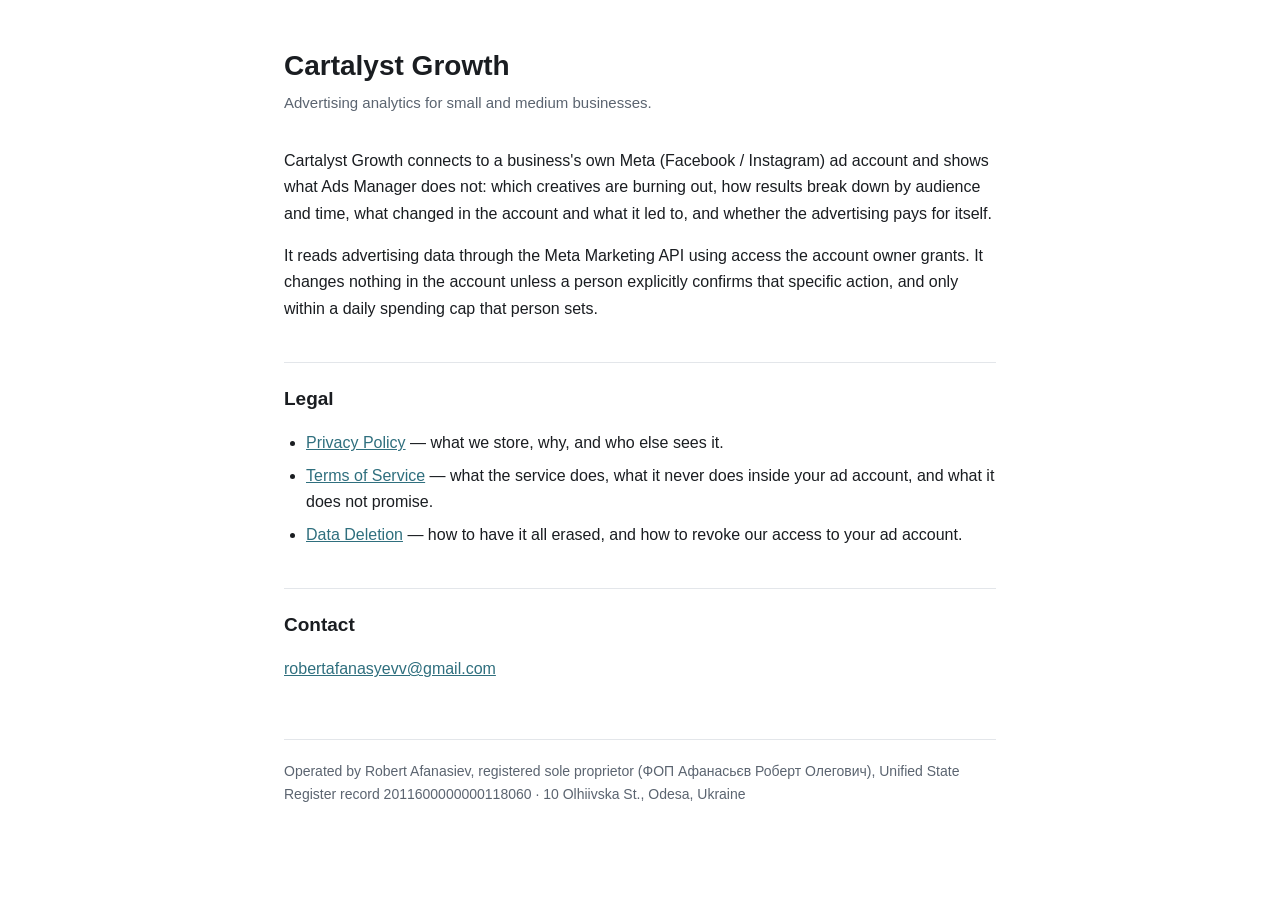
<file: index.html>
<!doctype html>
<html lang="en">
<head>
<meta charset="utf-8">
<meta name="viewport" content="width=device-width, initial-scale=1">
<title>Cartalyst Growth</title>
<link rel="stylesheet" href="_style.css">
</head>
<body>
<div class="wrap">

<h1>Cartalyst Growth</h1>
<p class="sub">Advertising analytics for small and medium businesses.</p>

<p>Cartalyst Growth connects to a business's own Meta (Facebook&nbsp;/&nbsp;Instagram) ad account
and shows what Ads Manager does not: which creatives are burning out, how results break down by
audience and time, what changed in the account and what it led to, and whether the advertising
pays for itself.</p>

<p>It reads advertising data through the Meta Marketing API using access the account owner
grants. It changes nothing in the account unless a person explicitly confirms that specific
action, and only within a daily spending cap that person sets.</p>

<h2>Legal</h2>
<ul>
  <li><a href="privacy.html">Privacy Policy</a> — what we store, why, and who else sees it.</li>
  <li><a href="terms.html">Terms of Service</a> — what the service does, what it never does
      inside your ad account, and what it does not promise.</li>
  <li><a href="data-deletion.html">Data Deletion</a> — how to have it all erased, and how to
      revoke our access to your ad account.</li>
</ul>

<h2>Contact</h2>
<p><a href="mailto:robertafanasyevv@gmail.com">robertafanasyevv@gmail.com</a></p>

<footer>
Operated by Robert Afanasiev, registered sole proprietor (<span lang="uk">ФОП Афанасьєв Роберт Олегович</span>), Unified State Register record 2011600000000118060 · 10 Olhiivska St., Odesa, Ukraine
</footer>

</div>
</body>
</html>
</file>
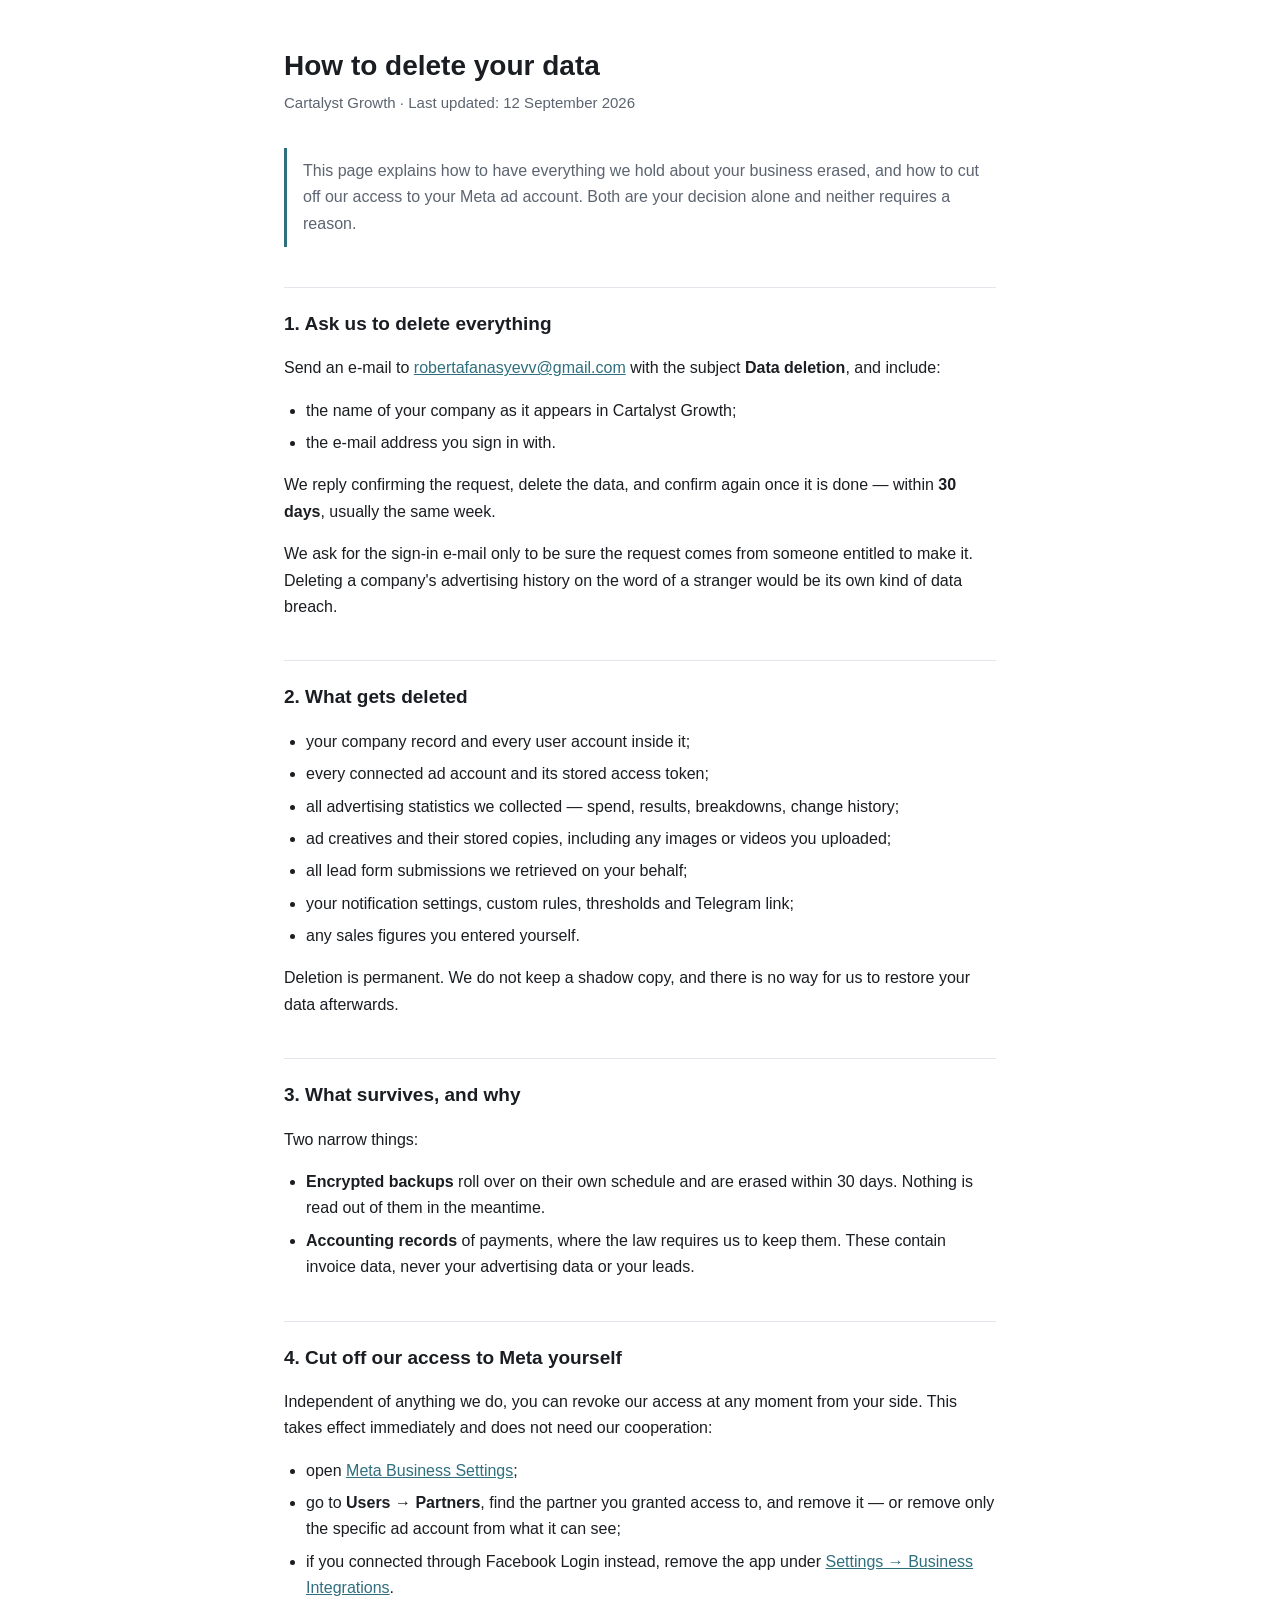
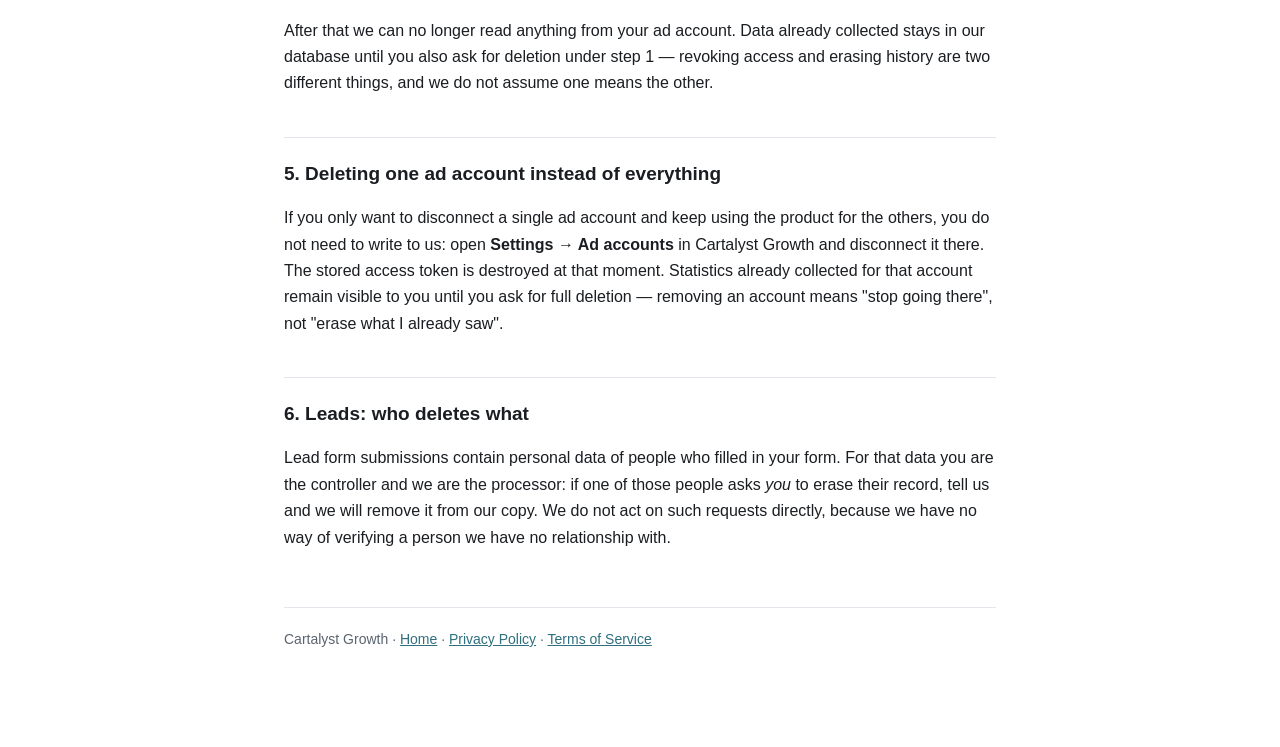
<file: data-deletion.html>
<!doctype html>
<html lang="en">
<head>
<meta charset="utf-8">
<meta name="viewport" content="width=device-width, initial-scale=1">
<title>Data Deletion — Cartalyst Growth</title>
<link rel="stylesheet" href="_style.css">
</head>
<body>
<div class="wrap">

<h1>How to delete your data</h1>
<p class="sub">Cartalyst Growth · Last updated: 12 September 2026</p>

<div class="note">
This page explains how to have everything we hold about your business erased, and how to cut off
our access to your Meta ad account. Both are your decision alone and neither requires a reason.
</div>

<h2>1. Ask us to delete everything</h2>
<p>Send an e-mail to
<a href="mailto:robertafanasyevv@gmail.com">robertafanasyevv@gmail.com</a>
with the subject <strong>Data deletion</strong>, and include:</p>
<ul>
  <li>the name of your company as it appears in Cartalyst Growth;</li>
  <li>the e-mail address you sign in with.</li>
</ul>
<p>We reply confirming the request, delete the data, and confirm again once it is done —
within <strong>30 days</strong>, usually the same week.</p>
<p>We ask for the sign-in e-mail only to be sure the request comes from someone entitled to make
it. Deleting a company's advertising history on the word of a stranger would be its own kind of
data breach.</p>

<h2>2. What gets deleted</h2>
<ul>
  <li>your company record and every user account inside it;</li>
  <li>every connected ad account and its stored access token;</li>
  <li>all advertising statistics we collected — spend, results, breakdowns, change history;</li>
  <li>ad creatives and their stored copies, including any images or videos you uploaded;</li>
  <li>all lead form submissions we retrieved on your behalf;</li>
  <li>your notification settings, custom rules, thresholds and Telegram link;</li>
  <li>any sales figures you entered yourself.</li>
</ul>
<p>Deletion is permanent. We do not keep a shadow copy, and there is no way for us to restore
your data afterwards.</p>

<h2>3. What survives, and why</h2>
<p>Two narrow things:</p>
<ul>
  <li><strong>Encrypted backups</strong> roll over on their own schedule and are erased within 30 days. Nothing is read out of them in the meantime.</li>
  <li><strong>Accounting records</strong> of payments, where the law requires us to keep them.
      These contain invoice data, never your advertising data or your leads.</li>
</ul>

<h2>4. Cut off our access to Meta yourself</h2>
<p>Independent of anything we do, you can revoke our access at any moment from your side. This
takes effect immediately and does not need our cooperation:</p>
<ul>
  <li>open <a href="https://business.facebook.com/settings" target="_blank"
      rel="noopener">Meta Business Settings</a>;</li>
  <li>go to <strong>Users → Partners</strong>, find the partner you granted access to, and
      remove it — or remove only the specific ad account from what it can see;</li>
  <li>if you connected through Facebook Login instead, remove the app under
      <a href="https://www.facebook.com/settings?tab=business_tools" target="_blank"
      rel="noopener">Settings → Business Integrations</a>.</li>
</ul>
<p>After that we can no longer read anything from your ad account. Data already collected stays
in our database until you also ask for deletion under step 1 — revoking access and erasing
history are two different things, and we do not assume one means the other.</p>

<h2>5. Deleting one ad account instead of everything</h2>
<p>If you only want to disconnect a single ad account and keep using the product for the others,
you do not need to write to us: open <strong>Settings → Ad accounts</strong> in Cartalyst Growth
and disconnect it there. The stored access token is destroyed at that moment. Statistics already
collected for that account remain visible to you until you ask for full deletion — removing an
account means "stop going there", not "erase what I already saw".</p>

<h2>6. Leads: who deletes what</h2>
<p>Lead form submissions contain personal data of people who filled in your form. For that data
you are the controller and we are the processor: if one of those people asks <em>you</em> to
erase their record, tell us and we will remove it from our copy. We do not act on such requests
directly, because we have no way of verifying a person we have no relationship with.</p>

<footer>
Cartalyst Growth · <a href="index.html">Home</a> ·
<a href="privacy.html">Privacy Policy</a> ·
<a href="terms.html">Terms of Service</a>
</footer>

</div>
</body>
</html>
</file>
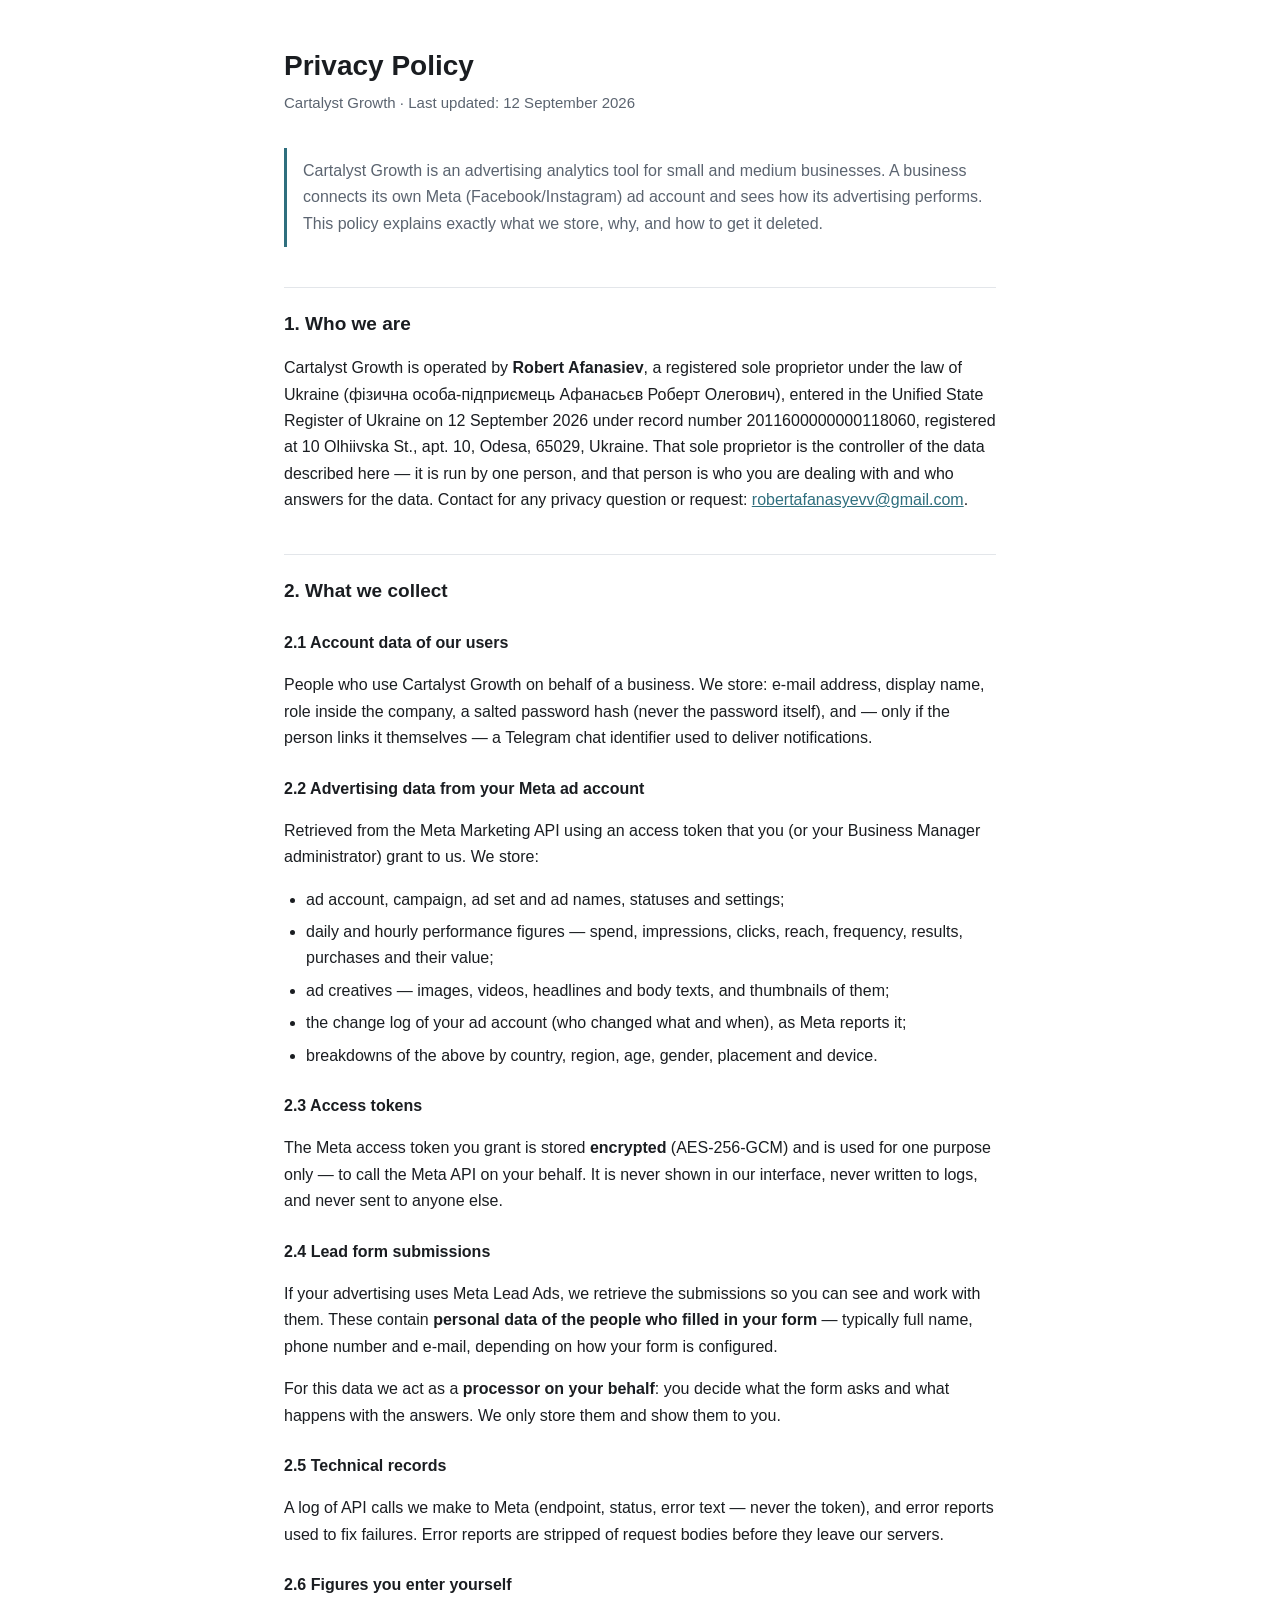
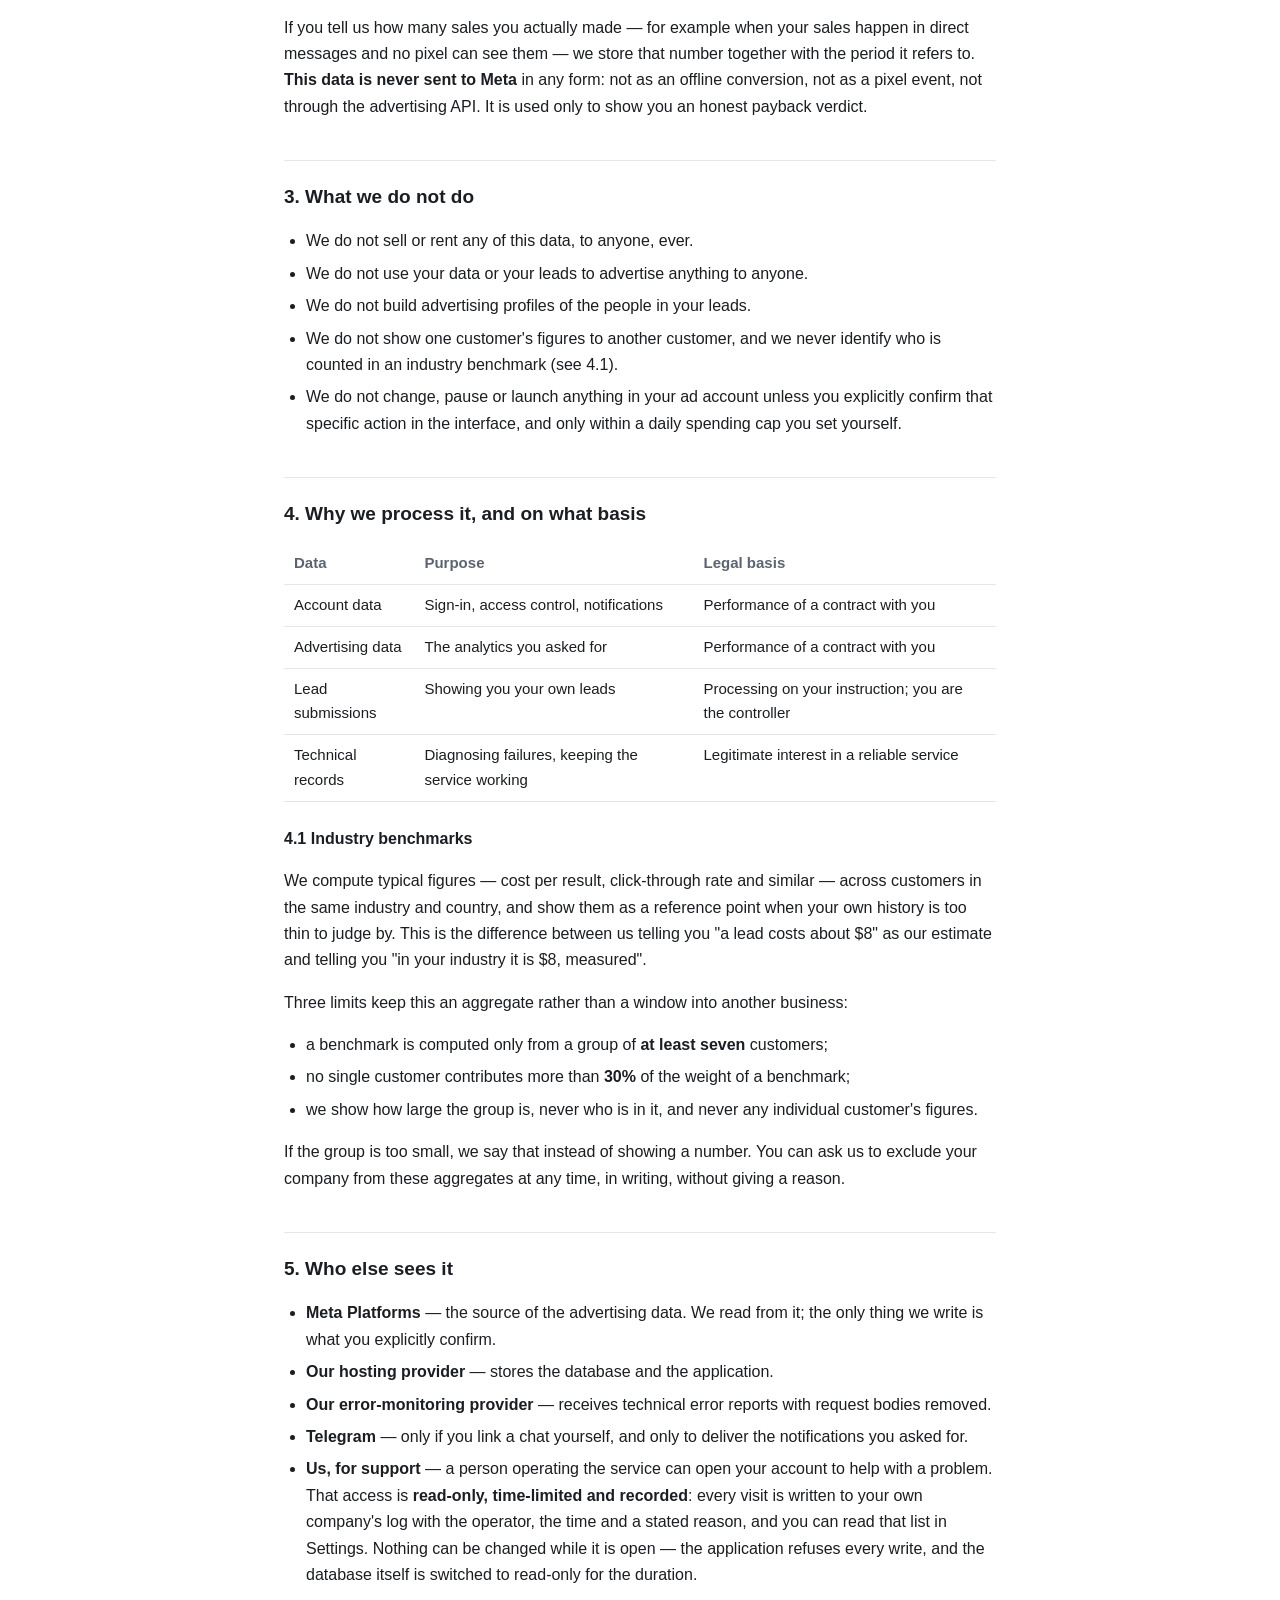
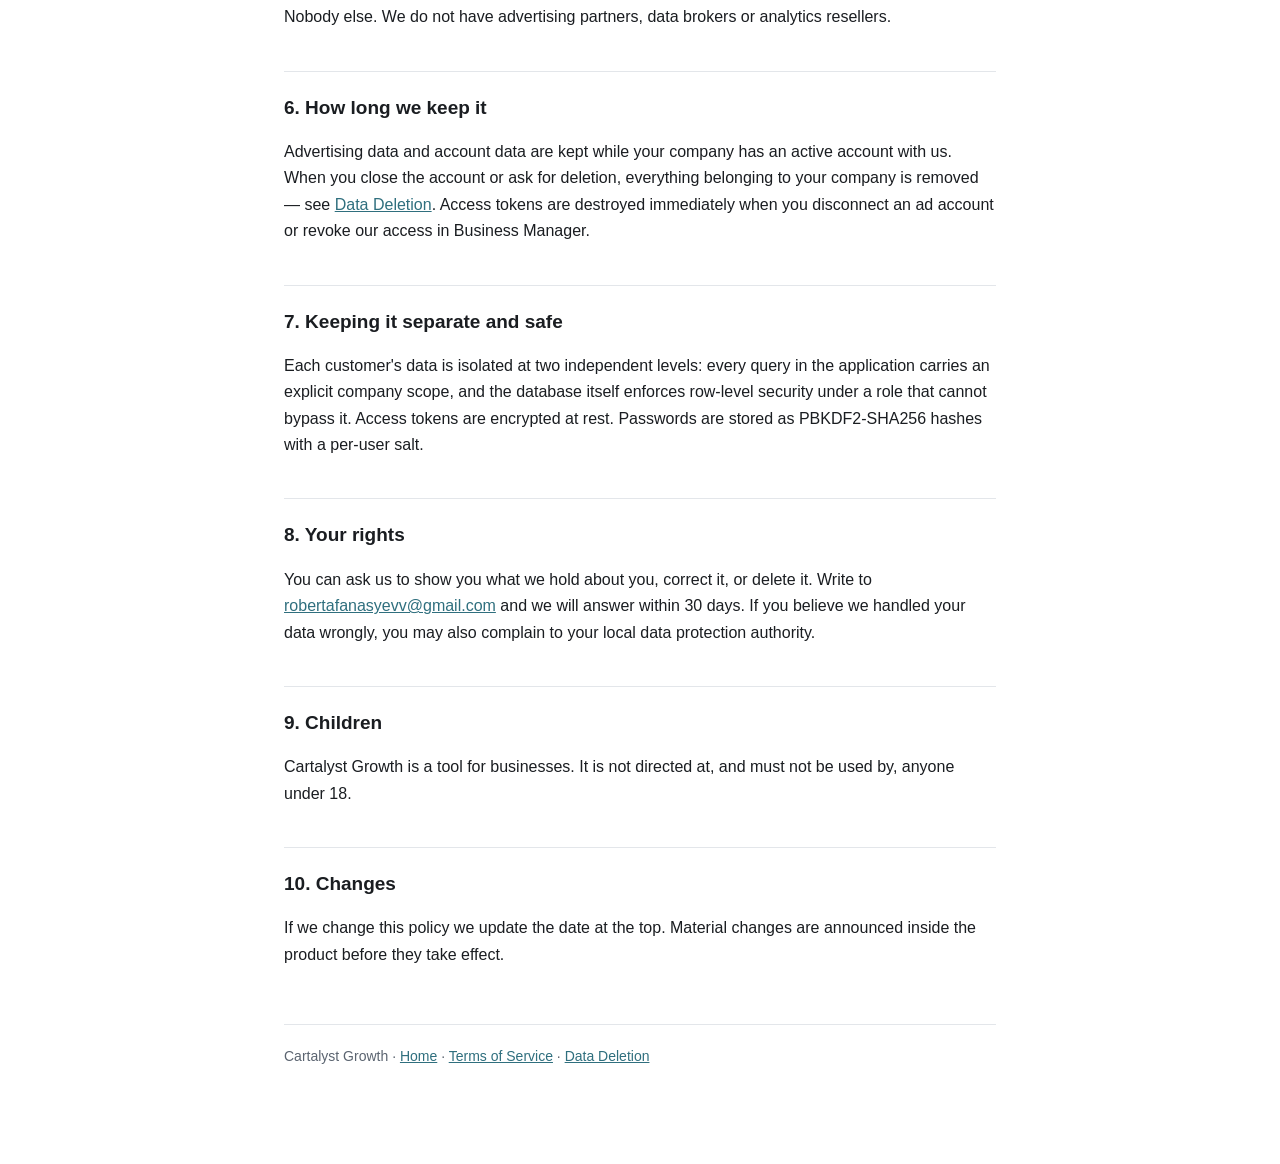
<file: privacy.html>
<!doctype html>
<html lang="en">
<head>
<meta charset="utf-8">
<meta name="viewport" content="width=device-width, initial-scale=1">
<title>Privacy Policy — Cartalyst Growth</title>
<link rel="stylesheet" href="_style.css">
</head>
<body>
<div class="wrap">

<h1>Privacy Policy</h1>
<p class="sub">Cartalyst Growth · Last updated: 12 September 2026</p>

<div class="note">
Cartalyst Growth is an advertising analytics tool for small and medium businesses. A business
connects its own Meta (Facebook/Instagram) ad account and sees how its advertising performs.
This policy explains exactly what we store, why, and how to get it deleted.
</div>

<h2>1. Who we are</h2>
<p>
Cartalyst Growth is operated by <strong>Robert Afanasiev</strong>, a registered sole proprietor
under the law of Ukraine (<span lang="uk">фізична особа-підприємець Афанасьєв Роберт Олегович</span>),
entered in the Unified State Register of Ukraine on 12 September 2026 under record number
2011600000000118060, registered at 10 Olhiivska St., apt.&nbsp;10, Odesa, 65029, Ukraine.
That sole proprietor is the controller of the data described here — it is run by one person, and
that person is who you are dealing with and who answers for the data.
Contact for any privacy question or request:
<a href="mailto:robertafanasyevv@gmail.com">robertafanasyevv@gmail.com</a>.
</p>

<h2>2. What we collect</h2>

<h3>2.1 Account data of our users</h3>
<p>People who use Cartalyst Growth on behalf of a business. We store: e-mail address, display
name, role inside the company, a salted password hash (never the password itself), and — only
if the person links it themselves — a Telegram chat identifier used to deliver notifications.</p>

<h3>2.2 Advertising data from your Meta ad account</h3>
<p>Retrieved from the Meta Marketing API using an access token that you (or your Business
Manager administrator) grant to us. We store:</p>
<ul>
  <li>ad account, campaign, ad set and ad names, statuses and settings;</li>
  <li>daily and hourly performance figures — spend, impressions, clicks, reach, frequency,
      results, purchases and their value;</li>
  <li>ad creatives — images, videos, headlines and body texts, and thumbnails of them;</li>
  <li>the change log of your ad account (who changed what and when), as Meta reports it;</li>
  <li>breakdowns of the above by country, region, age, gender, placement and device.</li>
</ul>

<h3>2.3 Access tokens</h3>
<p>The Meta access token you grant is stored <strong>encrypted</strong> (AES-256-GCM) and is used
for one purpose only — to call the Meta API on your behalf. It is never shown in our interface,
never written to logs, and never sent to anyone else.</p>

<h3>2.4 Lead form submissions</h3>
<p>If your advertising uses Meta Lead Ads, we retrieve the submissions so you can see and work
with them. These contain <strong>personal data of the people who filled in your form</strong> —
typically full name, phone number and e-mail, depending on how your form is configured.</p>
<p>For this data we act as a <strong>processor on your behalf</strong>: you decide what the form
asks and what happens with the answers. We only store them and show them to you.</p>

<h3>2.5 Technical records</h3>
<p>A log of API calls we make to Meta (endpoint, status, error text — never the token), and
error reports used to fix failures. Error reports are stripped of request bodies before they
leave our servers.</p>

<h3>2.6 Figures you enter yourself</h3>
<p>If you tell us how many sales you actually made — for example when your sales happen in
direct messages and no pixel can see them — we store that number together with the period it
refers to. <strong>This data is never sent to Meta</strong> in any form: not as an offline
conversion, not as a pixel event, not through the advertising API. It is used only to show you
an honest payback verdict.</p>

<h2>3. What we do not do</h2>
<ul>
  <li>We do not sell or rent any of this data, to anyone, ever.</li>
  <li>We do not use your data or your leads to advertise anything to anyone.</li>
  <li>We do not build advertising profiles of the people in your leads.</li>
  <li>We do not show one customer's figures to another customer, and we never identify who is
      counted in an industry benchmark (see 4.1).</li>
  <li>We do not change, pause or launch anything in your ad account unless you explicitly
      confirm that specific action in the interface, and only within a daily spending cap you
      set yourself.</li>
</ul>

<h2>4. Why we process it, and on what basis</h2>
<table>
  <tr><th>Data</th><th>Purpose</th><th>Legal basis</th></tr>
  <tr><td>Account data</td><td>Sign-in, access control, notifications</td>
      <td>Performance of a contract with you</td></tr>
  <tr><td>Advertising data</td><td>The analytics you asked for</td>
      <td>Performance of a contract with you</td></tr>
  <tr><td>Lead submissions</td><td>Showing you your own leads</td>
      <td>Processing on your instruction; you are the controller</td></tr>
  <tr><td>Technical records</td><td>Diagnosing failures, keeping the service working</td>
      <td>Legitimate interest in a reliable service</td></tr>
</table>

<h3>4.1 Industry benchmarks</h3>
<p>We compute typical figures — cost per result, click-through rate and similar — across customers
in the same industry and country, and show them as a reference point when your own history is too
thin to judge by. This is the difference between us telling you "a lead costs about $8" as our
estimate and telling you "in your industry it is $8, measured".</p>
<p>Three limits keep this an aggregate rather than a window into another business:</p>
<ul>
  <li>a benchmark is computed only from a group of <strong>at least seven</strong> customers;</li>
  <li>no single customer contributes more than <strong>30%</strong> of the weight of a benchmark;</li>
  <li>we show how large the group is, never who is in it, and never any individual customer's
      figures.</li>
</ul>
<p>If the group is too small, we say that instead of showing a number. You can ask us to exclude
your company from these aggregates at any time, in writing, without giving a reason.</p>

<h2>5. Who else sees it</h2>
<ul>
  <li><strong>Meta Platforms</strong> — the source of the advertising data. We read from it; the
      only thing we write is what you explicitly confirm.</li>
  <li><strong>Our hosting provider</strong> — stores the database and the application.</li>
  <li><strong>Our error-monitoring provider</strong> — receives technical error reports with
      request bodies removed.</li>
  <li><strong>Telegram</strong> — only if you link a chat yourself, and only to deliver the
      notifications you asked for.</li>
  <li><strong>Us, for support</strong> — a person operating the service can open your account to
      help with a problem. That access is <strong>read-only, time-limited and recorded</strong>:
      every visit is written to your own company's log with the operator, the time and a stated
      reason, and you can read that list in Settings. Nothing can be changed while it is open —
      the application refuses every write, and the database itself is switched to read-only for
      the duration.</li>
</ul>
<p>Nobody else. We do not have advertising partners, data brokers or analytics resellers.</p>

<h2>6. How long we keep it</h2>
<p>Advertising data and account data are kept while your company has an active account with us.
When you close the account or ask for deletion, everything belonging to your company is removed
— see <a href="data-deletion.html">Data Deletion</a>. Access tokens are destroyed immediately
when you disconnect an ad account or revoke our access in Business Manager.</p>

<h2>7. Keeping it separate and safe</h2>
<p>Each customer's data is isolated at two independent levels: every query in the application
carries an explicit company scope, and the database itself enforces row-level security under a
role that cannot bypass it. Access tokens are encrypted at rest. Passwords are stored as
PBKDF2-SHA256 hashes with a per-user salt.</p>

<h2>8. Your rights</h2>
<p>You can ask us to show you what we hold about you, correct it, or delete it. Write to
<a href="mailto:robertafanasyevv@gmail.com">robertafanasyevv@gmail.com</a> and we
will answer within 30 days. If you believe we handled your data wrongly, you may also complain
to your local data protection authority.</p>

<h2>9. Children</h2>
<p>Cartalyst Growth is a tool for businesses. It is not directed at, and must not be used by,
anyone under 18.</p>

<h2>10. Changes</h2>
<p>If we change this policy we update the date at the top. Material changes are announced inside
the product before they take effect.</p>

<footer>
Cartalyst Growth · <a href="index.html">Home</a> ·
<a href="terms.html">Terms of Service</a> ·
<a href="data-deletion.html">Data Deletion</a>
</footer>

</div>
</body>
</html>
</file>
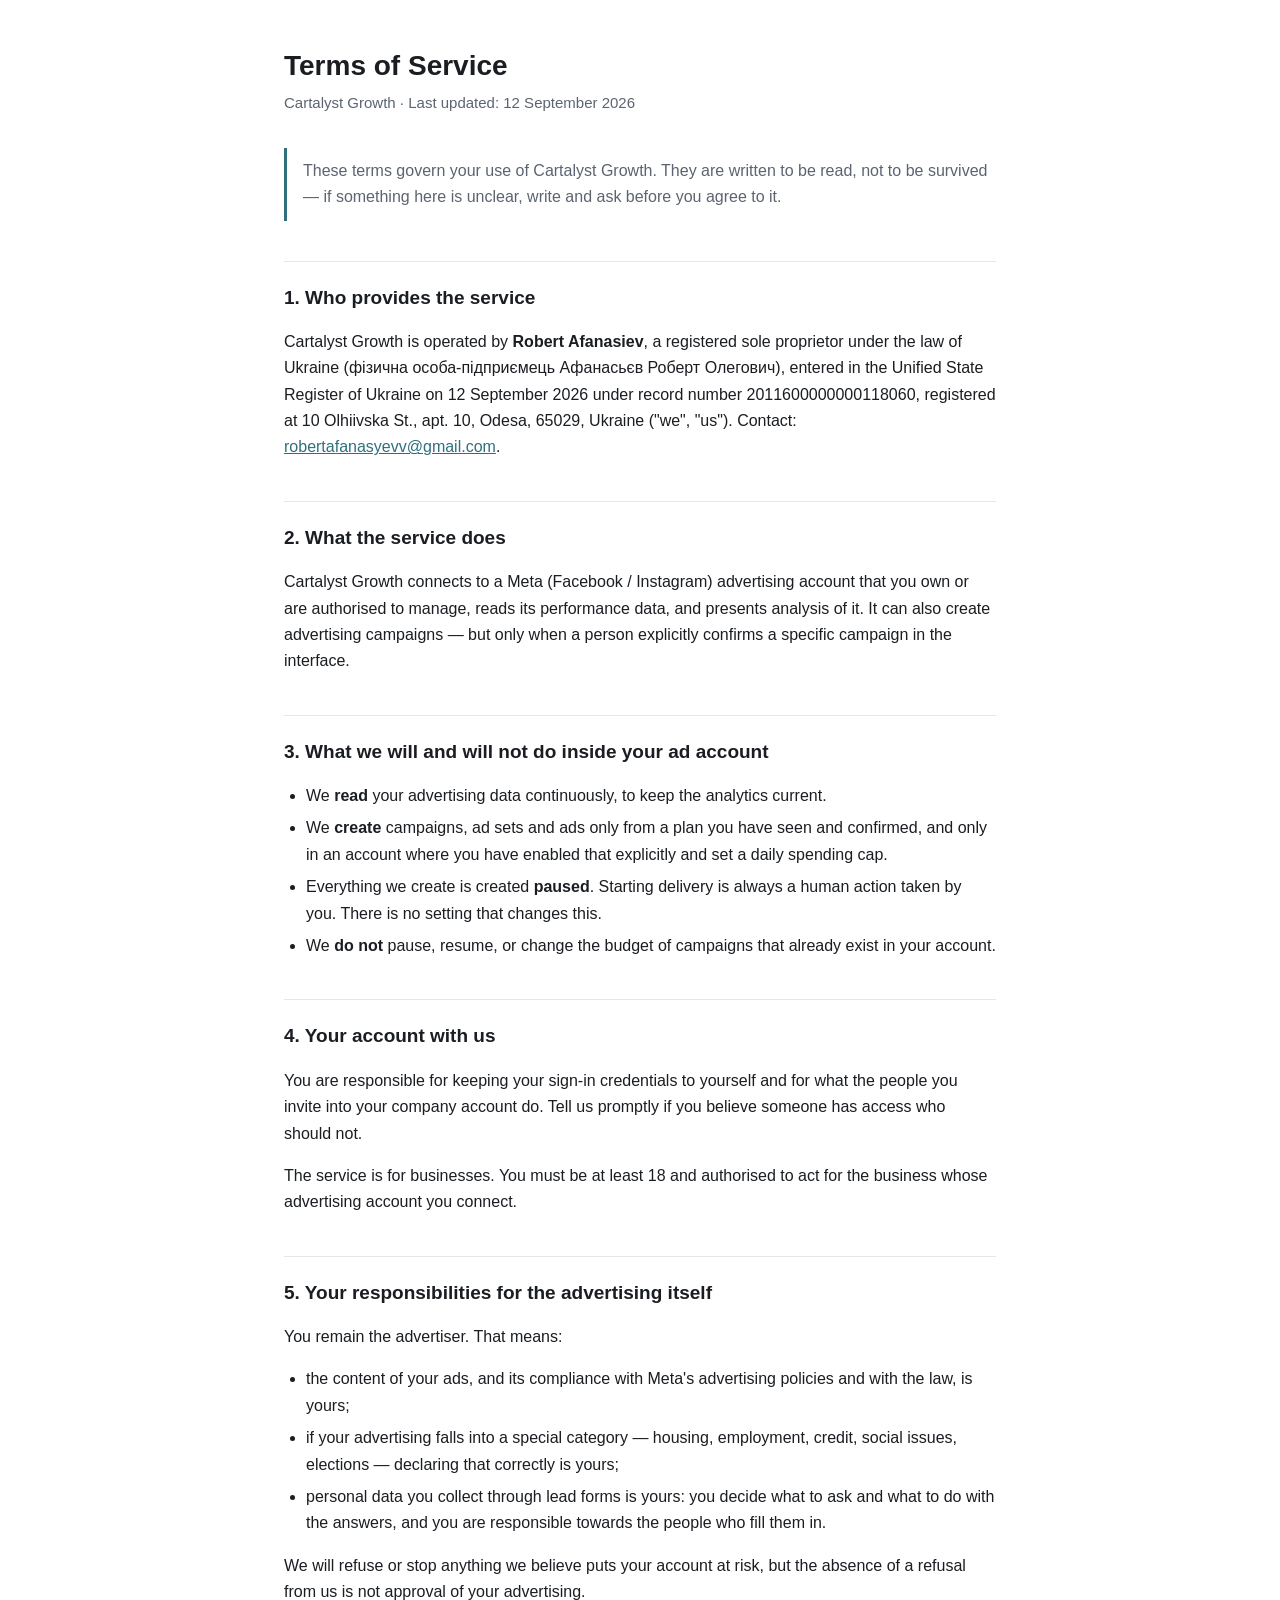
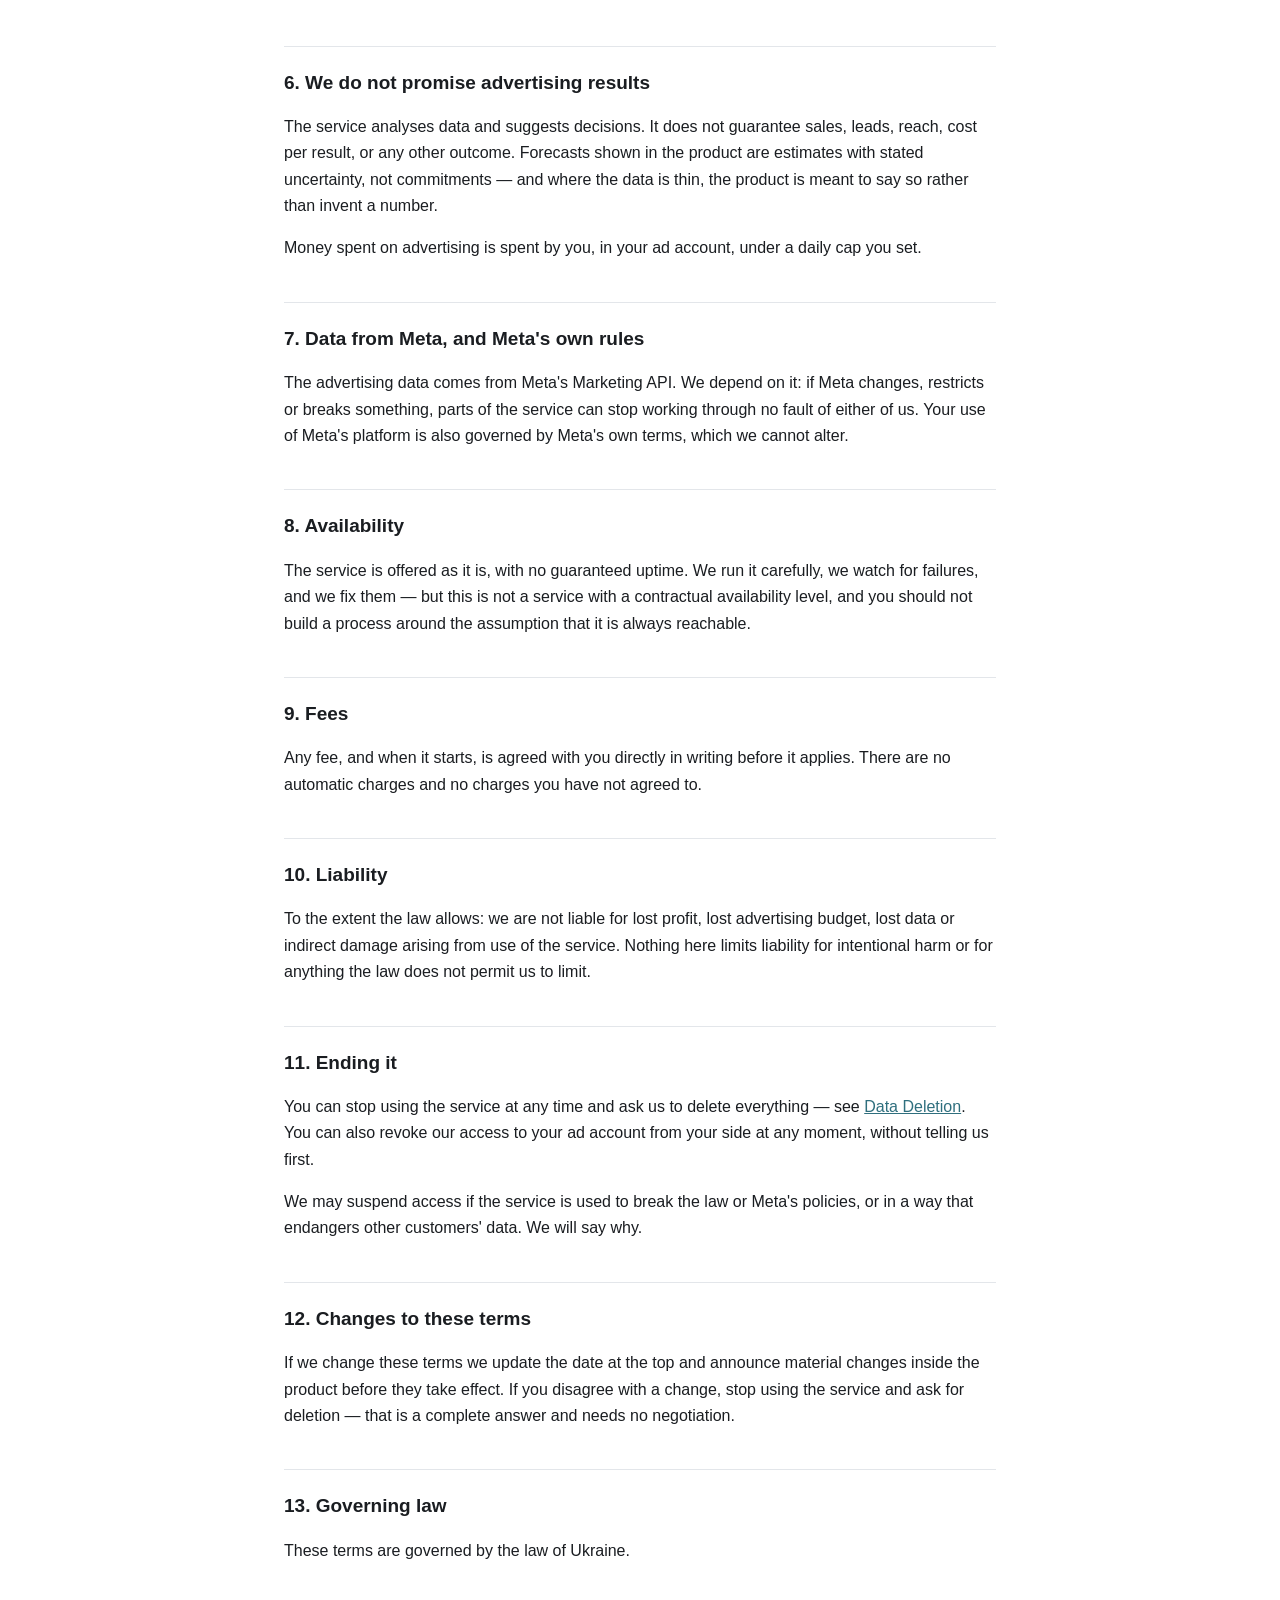
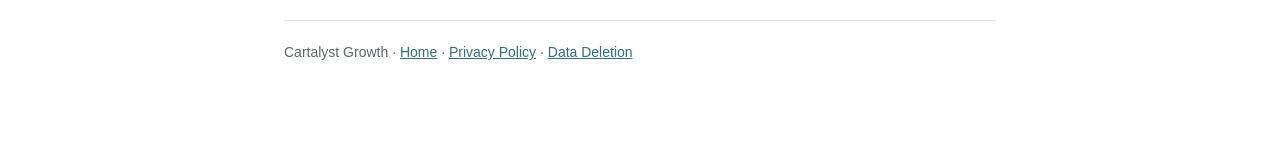
<file: terms.html>
<!doctype html>
<html lang="en">
<head>
<meta charset="utf-8">
<meta name="viewport" content="width=device-width, initial-scale=1">
<title>Terms of Service — Cartalyst Growth</title>
<link rel="stylesheet" href="_style.css">
</head>
<body>
<div class="wrap">

<h1>Terms of Service</h1>
<p class="sub">Cartalyst Growth · Last updated: 12 September 2026</p>

<div class="note">
These terms govern your use of Cartalyst Growth. They are written to be read, not to be
survived — if something here is unclear, write and ask before you agree to it.
</div>

<h2>1. Who provides the service</h2>
<p>Cartalyst Growth is operated by <strong>Robert Afanasiev</strong>, a registered sole proprietor
under the law of Ukraine (<span lang="uk">фізична особа-підприємець Афанасьєв Роберт Олегович</span>),
entered in the Unified State Register of Ukraine on 12 September 2026 under record number
2011600000000118060, registered at 10 Olhiivska St., apt.&nbsp;10, Odesa, 65029, Ukraine ("we", "us").
Contact: <a href="mailto:robertafanasyevv@gmail.com">robertafanasyevv@gmail.com</a>.</p>

<h2>2. What the service does</h2>
<p>Cartalyst Growth connects to a Meta (Facebook&nbsp;/&nbsp;Instagram) advertising account that
you own or are authorised to manage, reads its performance data, and presents analysis of it. It
can also create advertising campaigns — but only when a person explicitly confirms a specific
campaign in the interface.</p>

<h2>3. What we will and will not do inside your ad account</h2>
<ul>
  <li>We <strong>read</strong> your advertising data continuously, to keep the analytics current.</li>
  <li>We <strong>create</strong> campaigns, ad sets and ads only from a plan you have seen and
      confirmed, and only in an account where you have enabled that explicitly and set a daily
      spending cap.</li>
  <li>Everything we create is created <strong>paused</strong>. Starting delivery is always a
      human action taken by you. There is no setting that changes this.</li>
  <li>We <strong>do not</strong> pause, resume, or change the budget of campaigns that already
      exist in your account.</li>
</ul>

<h2>4. Your account with us</h2>
<p>You are responsible for keeping your sign-in credentials to yourself and for what the people
you invite into your company account do. Tell us promptly if you believe someone has access who
should not.</p>
<p>The service is for businesses. You must be at least 18 and authorised to act for the business
whose advertising account you connect.</p>

<h2>5. Your responsibilities for the advertising itself</h2>
<p>You remain the advertiser. That means:</p>
<ul>
  <li>the content of your ads, and its compliance with Meta's advertising policies and with the
      law, is yours;</li>
  <li>if your advertising falls into a special category — housing, employment, credit, social
      issues, elections — declaring that correctly is yours;</li>
  <li>personal data you collect through lead forms is yours: you decide what to ask and what to
      do with the answers, and you are responsible towards the people who fill them in.</li>
</ul>
<p>We will refuse or stop anything we believe puts your account at risk, but the absence of a
refusal from us is not approval of your advertising.</p>

<h2>6. We do not promise advertising results</h2>
<p>The service analyses data and suggests decisions. It does not guarantee sales, leads, reach,
cost per result, or any other outcome. Forecasts shown in the product are estimates with stated
uncertainty, not commitments — and where the data is thin, the product is meant to say so rather
than invent a number.</p>
<p>Money spent on advertising is spent by you, in your ad account, under a daily cap you set.</p>

<h2>7. Data from Meta, and Meta's own rules</h2>
<p>The advertising data comes from Meta's Marketing API. We depend on it: if Meta changes,
restricts or breaks something, parts of the service can stop working through no fault of either
of us. Your use of Meta's platform is also governed by Meta's own terms, which we cannot alter.</p>

<h2>8. Availability</h2>
<p>The service is offered as it is, with no guaranteed uptime. We run it carefully, we watch for
failures, and we fix them — but this is not a service with a contractual availability level, and
you should not build a process around the assumption that it is always reachable.</p>

<h2>9. Fees</h2>
<p>Any fee, and when it starts, is agreed with you directly in writing before it applies. There
are no automatic charges and no charges you have not agreed to.</p>

<h2>10. Liability</h2>
<p>To the extent the law allows: we are not liable for lost profit, lost advertising budget, lost
data or indirect damage arising from use of the service. Nothing here limits liability for
intentional harm or for anything the law does not permit us to limit.</p>

<h2>11. Ending it</h2>
<p>You can stop using the service at any time and ask us to delete everything — see
<a href="data-deletion.html">Data Deletion</a>. You can also revoke our access to your ad account
from your side at any moment, without telling us first.</p>
<p>We may suspend access if the service is used to break the law or Meta's policies, or in a way
that endangers other customers' data. We will say why.</p>

<h2>12. Changes to these terms</h2>
<p>If we change these terms we update the date at the top and announce material changes inside
the product before they take effect. If you disagree with a change, stop using the service and
ask for deletion — that is a complete answer and needs no negotiation.</p>

<h2>13. Governing law</h2>
<p>These terms are governed by the law of Ukraine.</p>

<footer>
Cartalyst Growth · <a href="index.html">Home</a> ·
<a href="privacy.html">Privacy Policy</a> ·
<a href="data-deletion.html">Data Deletion</a>
</footer>

</div>
</body>
</html>
</file>
<file: _style.css>
:root{--ink:#1a1d21;--muted:#5b6470;--line:#e3e6ea;--bg:#fff;--accent:#2f6f7e}
@media (prefers-color-scheme:dark){:root{--ink:#e8eaed;--muted:#9aa3ad;--line:#2a2f36;--bg:#14171a}}
*{box-sizing:border-box}
body{margin:0;background:var(--bg);color:var(--ink);
  font:16px/1.65 -apple-system,BlinkMacSystemFont,"Segoe UI",Roboto,Helvetica,Arial,sans-serif}
.wrap{max-width:760px;margin:0 auto;padding:48px 24px 96px}
h1{font-size:28px;line-height:1.25;margin:0 0 8px}
h2{font-size:19px;margin:40px 0 10px;padding-top:20px;border-top:1px solid var(--line)}
h3{font-size:16px;margin:24px 0 6px}
p,li{color:var(--ink)}
.sub{color:var(--muted);margin:0 0 32px;font-size:15px}
a{color:var(--accent)}
ul{padding-left:22px}
li{margin:6px 0}
.note{border-left:3px solid var(--accent);padding:10px 0 10px 16px;margin:20px 0;color:var(--muted)}
.fill{background:#ffe9a8;color:#000;padding:1px 5px;border-radius:3px;font-weight:600}
footer{margin-top:56px;padding-top:20px;border-top:1px solid var(--line);color:var(--muted);font-size:14px}
table{border-collapse:collapse;width:100%;margin:14px 0;font-size:15px}
th,td{text-align:left;padding:8px 10px;border-bottom:1px solid var(--line);vertical-align:top}
th{color:var(--muted);font-weight:600}
</file>
